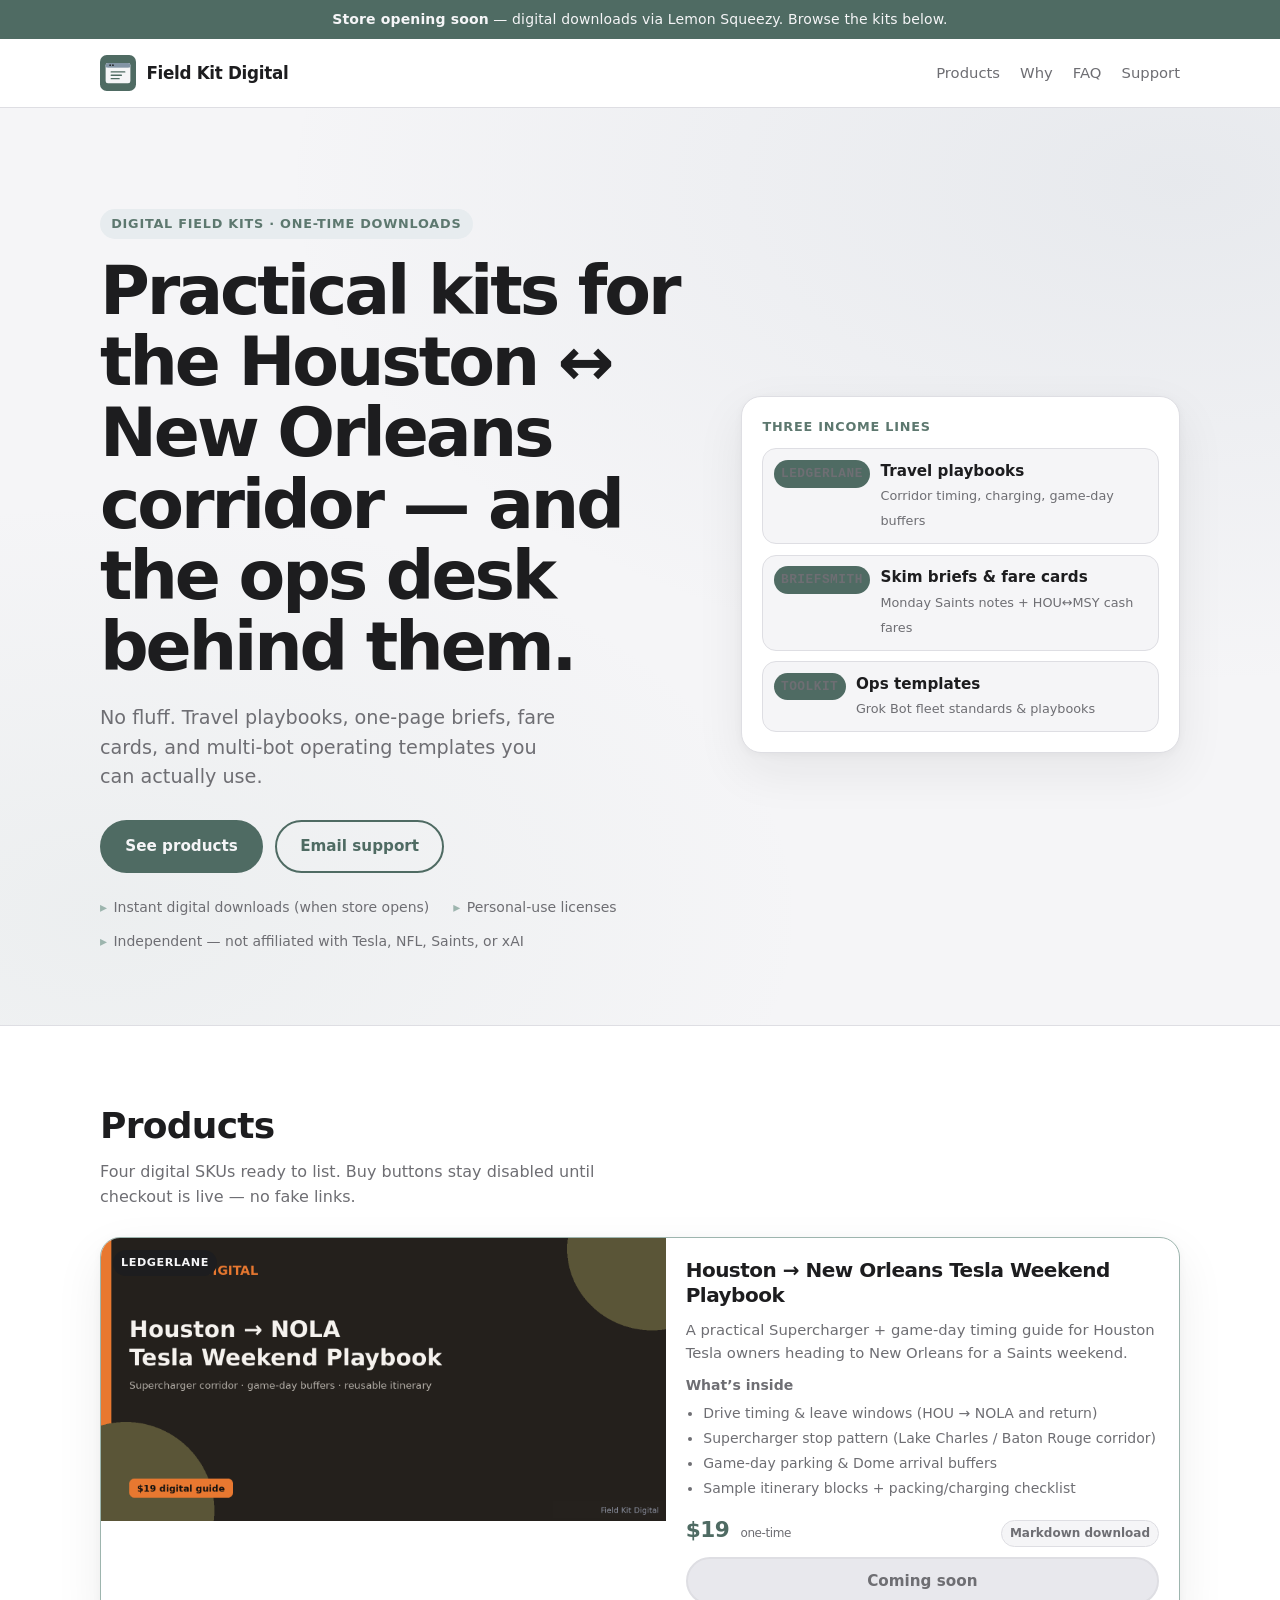
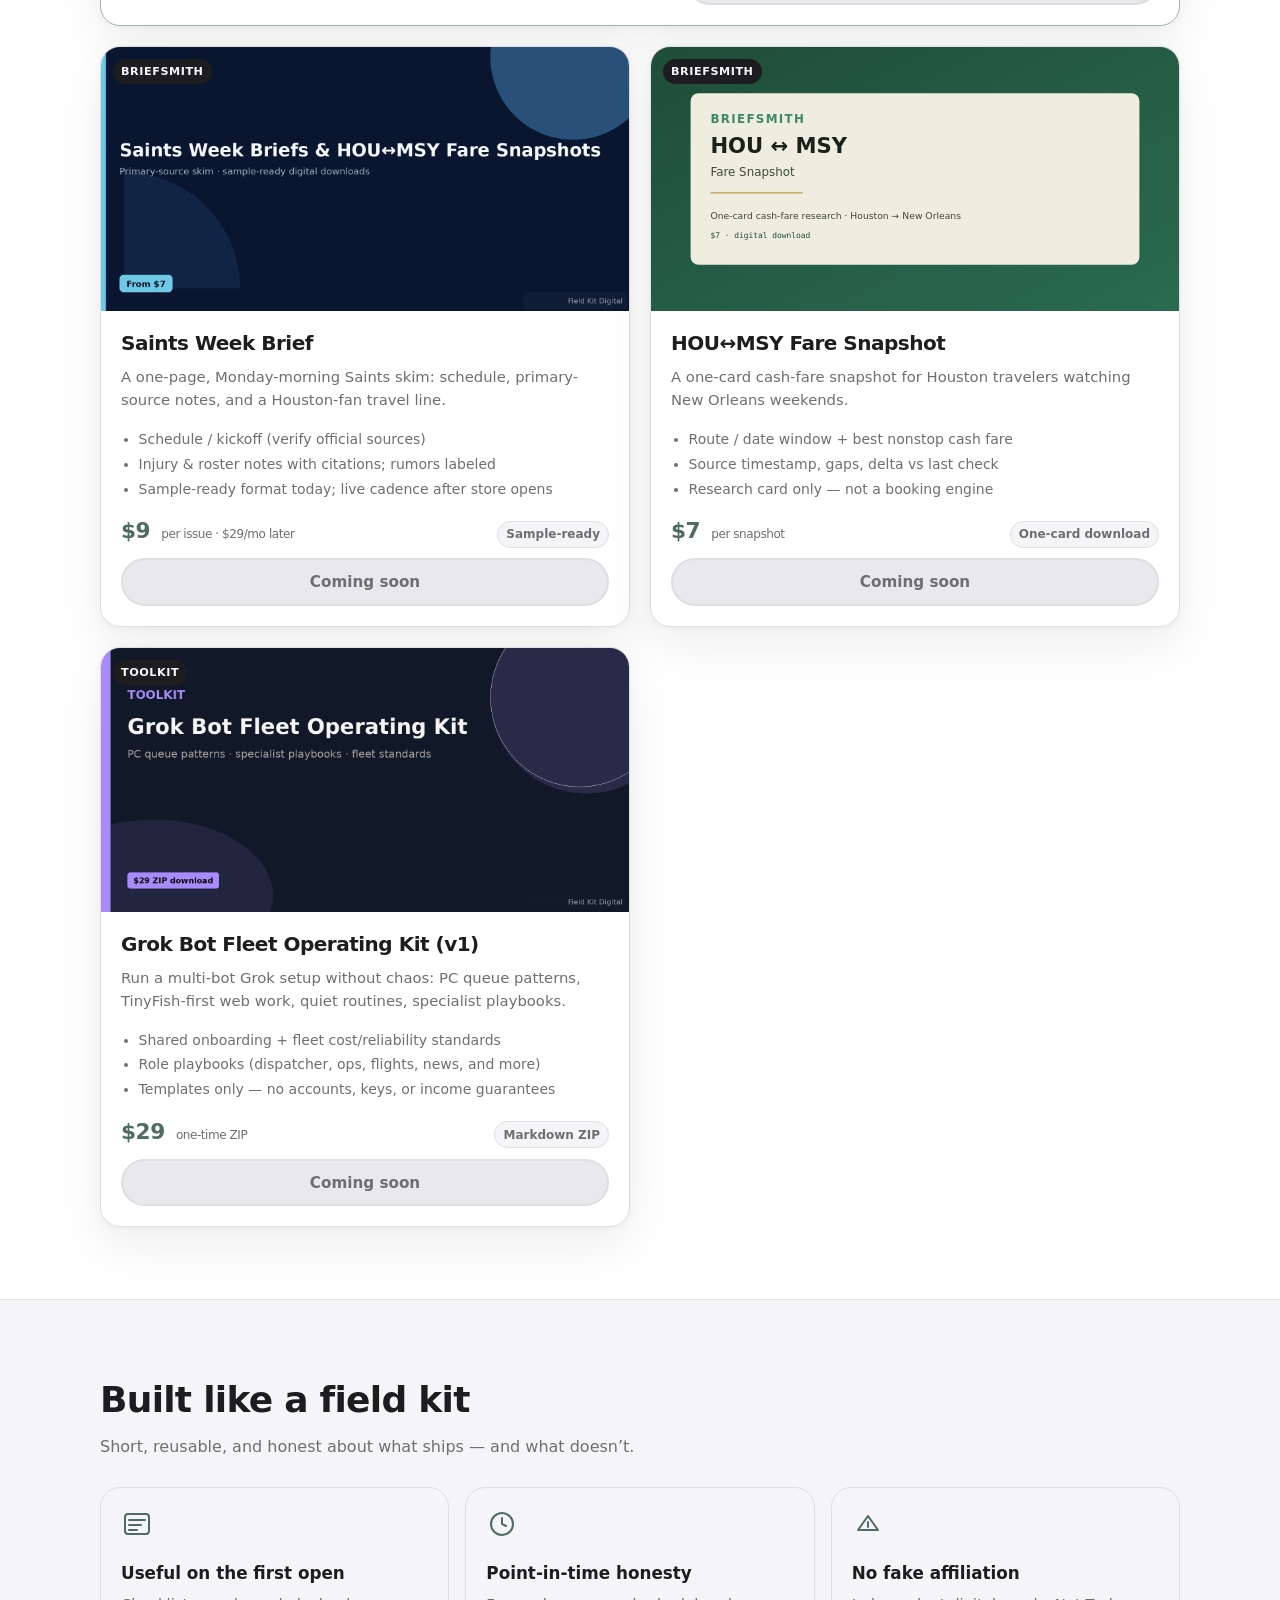
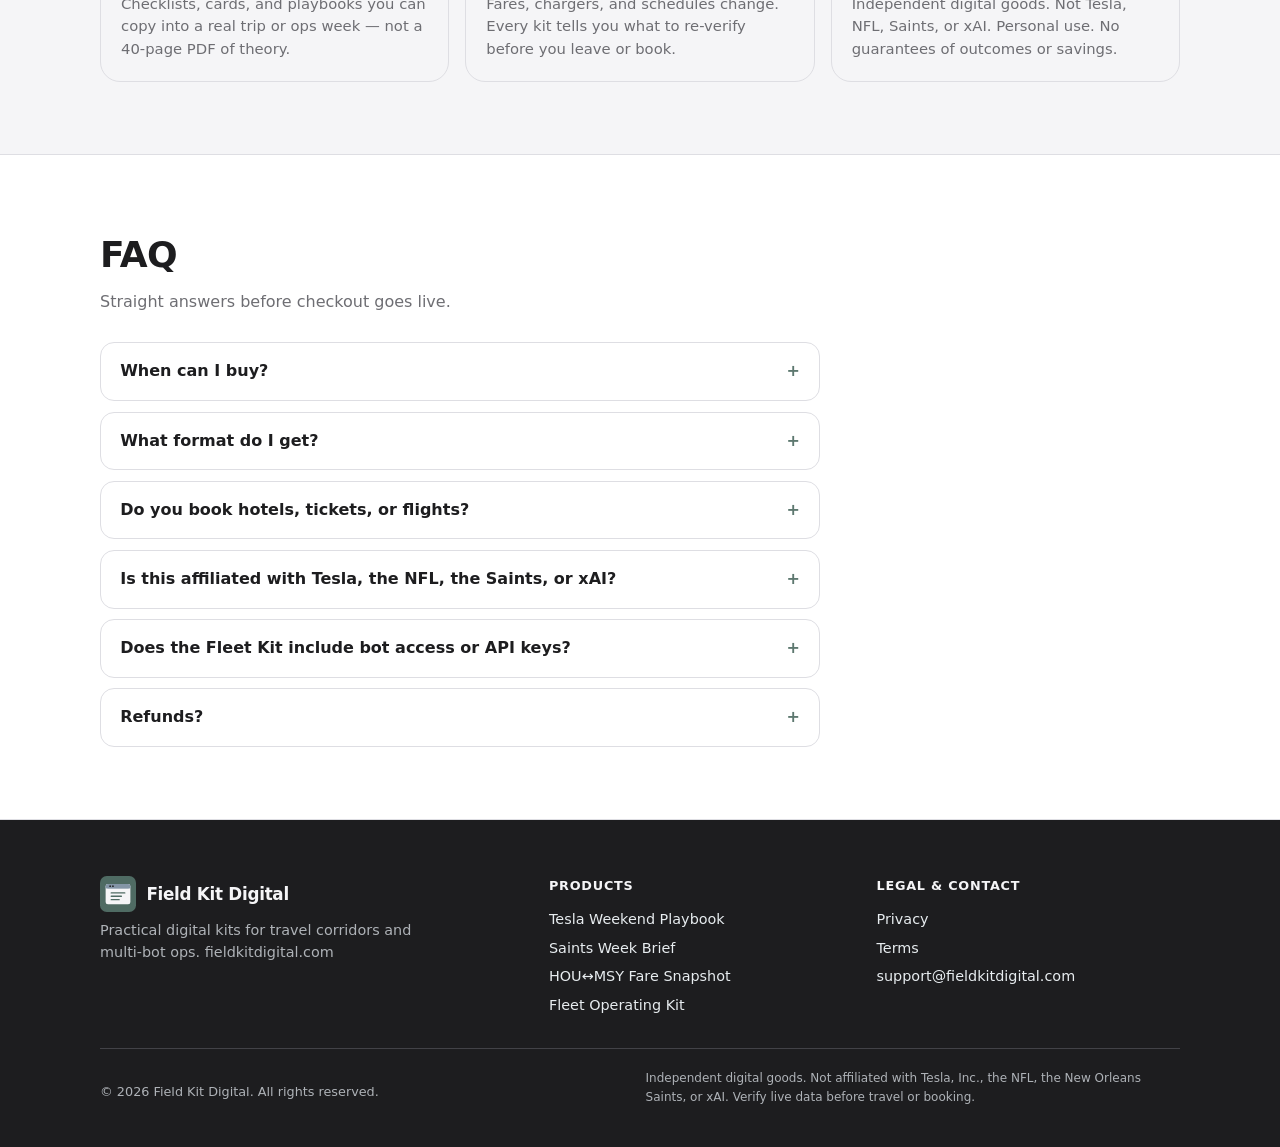
<file: index.html>
<!DOCTYPE html>
<html lang="en">
<head>
  <meta charset="utf-8">
  <meta name="viewport" content="width=device-width, initial-scale=1">
  <title>Field Kit Digital — Practical digital kits for travel &amp; ops</title>
  <meta name="description" content="Field Kit Digital sells practical digital downloads: Tesla weekend playbooks, Saints briefs, fare snapshots, and Grok Bot fleet operating kits. Store opening soon.">
  <meta name="theme-color" content="#4f6b63">
  <link rel="canonical" href="https://fieldkitdigital.com/">
  <link rel="icon" href="./assets/favicon.svg" type="image/svg+xml">
  <meta property="og:title" content="Field Kit Digital">
  <meta property="og:description" content="Practical digital kits for travel corridors and multi-bot ops. Store opening soon.">
  <meta property="og:url" content="https://fieldkitdigital.com/">
  <meta property="og:type" content="website">
  <meta property="og:image" content="https://fieldkitdigital.com/assets/covers/ledgerlane-tesla-playbook.png">
  <link rel="preconnect" href="https://fonts.googleapis.com">
  <link rel="preconnect" href="https://fonts.gstatic.com" crossorigin>
  <link href="https://fonts.googleapis.com/css2?family=Inter:wght@400;500;600;700&display=swap" rel="stylesheet">
  <link rel="stylesheet" href="./assets/css/styles.css">
</head>
<body>
  <a class="skip-link" href="#main">Skip to content</a>

  <div class="banner" role="status">
    <strong>Store opening soon</strong> — digital downloads via Lemon Squeezy. Browse the kits below.
  </div>

  <header class="site-header">
    <div class="wrap nav">
      <a class="logo" href="./">
        <img class="logo-mark" src="./assets/favicon.svg" alt="" width="36" height="36">
        <span>Field Kit Digital</span>
      </a>
      <nav aria-label="Primary">
        <ul class="nav-links">
          <li><a href="#products">Products</a></li>
          <li><a href="#why">Why</a></li>
          <li><a href="#faq">FAQ</a></li>
          <li><a href="mailto:support@fieldkitdigital.com">Support</a></li>
        </ul>
      </nav>
    </div>
  </header>

  <main id="main">
    <section class="hero">
      <div class="wrap hero-grid">
        <div>
          <p class="eyebrow">Digital field kits · one-time downloads</p>
          <h1>Practical kits for the Houston ↔ New Orleans corridor — and the ops desk behind them.</h1>
          <p class="hero-lead">
            No fluff. Travel playbooks, one-page briefs, fare cards, and multi-bot operating templates you can actually use.
          </p>
          <div class="hero-actions">
            <a class="btn btn-primary" href="#products">See products</a>
            <a class="btn btn-ghost" href="mailto:support@fieldkitdigital.com">Email support</a>
          </div>
          <ul class="hero-meta">
            <li>Instant digital downloads (when store opens)</li>
            <li>Personal-use licenses</li>
            <li>Independent — not affiliated with Tesla, NFL, Saints, or xAI</li>
          </ul>
        </div>
        <aside class="hero-card" aria-label="Product lines">
          <h2>Three income lines</h2>
          <ul class="kit-lines">
            <li>
              <span class="kit-badge">Ledgerlane</span>
              <div>
                <strong>Travel playbooks</strong>
                <span>Corridor timing, charging, game-day buffers</span>
              </div>
            </li>
            <li>
              <span class="kit-badge">Briefsmith</span>
              <div>
                <strong>Skim briefs &amp; fare cards</strong>
                <span>Monday Saints notes + HOU↔MSY cash fares</span>
              </div>
            </li>
            <li>
              <span class="kit-badge">Toolkit</span>
              <div>
                <strong>Ops templates</strong>
                <span>Grok Bot fleet standards &amp; playbooks</span>
              </div>
            </li>
          </ul>
        </aside>
      </div>
    </section>

    <section id="products" class="alt-bg">
      <div class="wrap">
        <div class="section-head">
          <h2>Products</h2>
          <p>Four digital SKUs ready to list. Buy buttons stay disabled until checkout is live — no fake links.</p>
        </div>

        <div class="product-grid">
          <!-- 1. Tesla Playbook -->
          <article class="product-card featured" id="tesla-playbook">
            <div class="cover-wrap">
              <span class="line-tag">Ledgerlane</span>
              <img src="./assets/covers/ledgerlane-tesla-playbook.png" alt="Cover: Houston to New Orleans Tesla Weekend Playbook" width="1600" height="800" loading="eager">
            </div>
            <div class="product-body">
              <h3>Houston → New Orleans Tesla Weekend Playbook</h3>
              <p class="product-tagline">A practical Supercharger + game-day timing guide for Houston Tesla owners heading to New Orleans for a Saints weekend.</p>
              <div class="product-detail">
                <strong>What’s inside</strong>
                <ul>
                  <li>Drive timing &amp; leave windows (HOU → NOLA and return)</li>
                  <li>Supercharger stop pattern (Lake Charles / Baton Rouge corridor)</li>
                  <li>Game-day parking &amp; Dome arrival buffers</li>
                  <li>Sample itinerary blocks + packing/charging checklist</li>
                </ul>
              </div>
              <div class="product-meta">
                <span class="price">$19 <small>one-time</small></span>
                <span class="format-chip">Markdown download</span>
              </div>
              <button type="button" class="btn btn-soon" disabled aria-disabled="true">Coming soon</button>
            </div>
          </article>

          <!-- 2. Saints Week Brief -->
          <article class="product-card" id="saints-brief">
            <div class="cover-wrap">
              <span class="line-tag">Briefsmith</span>
              <img src="./assets/covers/briefsmith-cover.png" alt="Cover: Saints Week Brief" width="1600" height="800" loading="lazy">
            </div>
            <div class="product-body">
              <h3>Saints Week Brief</h3>
              <p class="product-tagline">A one-page, Monday-morning Saints skim: schedule, primary-source notes, and a Houston-fan travel line.</p>
              <div class="product-detail">
                <ul>
                  <li>Schedule / kickoff (verify official sources)</li>
                  <li>Injury &amp; roster notes with citations; rumors labeled</li>
                  <li>Sample-ready format today; live cadence after store opens</li>
                </ul>
              </div>
              <div class="product-meta">
                <span class="price">$9 <small>per issue · $29/mo later</small></span>
                <span class="format-chip">Sample-ready</span>
              </div>
              <button type="button" class="btn btn-soon" disabled aria-disabled="true">Coming soon</button>
            </div>
          </article>

          <!-- 3. Fare Snapshot -->
          <article class="product-card" id="fare-snapshot">
            <div class="cover-wrap">
              <span class="line-tag">Briefsmith</span>
              <img src="./assets/covers/fare-snapshot.svg" alt="Cover: HOU to MSY Fare Snapshot" width="1600" height="800" loading="lazy">
            </div>
            <div class="product-body">
              <h3>HOU↔MSY Fare Snapshot</h3>
              <p class="product-tagline">A one-card cash-fare snapshot for Houston travelers watching New Orleans weekends.</p>
              <div class="product-detail">
                <ul>
                  <li>Route / date window + best nonstop cash fare</li>
                  <li>Source timestamp, gaps, delta vs last check</li>
                  <li>Research card only — not a booking engine</li>
                </ul>
              </div>
              <div class="product-meta">
                <span class="price">$7 <small>per snapshot</small></span>
                <span class="format-chip">One-card download</span>
              </div>
              <button type="button" class="btn btn-soon" disabled aria-disabled="true">Coming soon</button>
            </div>
          </article>

          <!-- 4. Fleet Kit -->
          <article class="product-card" id="fleet-kit">
            <div class="cover-wrap">
              <span class="line-tag">Toolkit</span>
              <img src="./assets/covers/toolkit-fleet-kit.png" alt="Cover: Grok Bot Fleet Operating Kit" width="1600" height="800" loading="lazy">
            </div>
            <div class="product-body">
              <h3>Grok Bot Fleet Operating Kit (v1)</h3>
              <p class="product-tagline">Run a multi-bot Grok setup without chaos: PC queue patterns, TinyFish-first web work, quiet routines, specialist playbooks.</p>
              <div class="product-detail">
                <ul>
                  <li>Shared onboarding + fleet cost/reliability standards</li>
                  <li>Role playbooks (dispatcher, ops, flights, news, and more)</li>
                  <li>Templates only — no accounts, keys, or income guarantees</li>
                </ul>
              </div>
              <div class="product-meta">
                <span class="price">$29 <small>one-time ZIP</small></span>
                <span class="format-chip">Markdown ZIP</span>
              </div>
              <button type="button" class="btn btn-soon" disabled aria-disabled="true">Coming soon</button>
            </div>
          </article>
        </div>
      </div>
    </section>

    <section id="why">
      <div class="wrap">
        <div class="section-head">
          <h2>Built like a field kit</h2>
          <p>Short, reusable, and honest about what ships — and what doesn’t.</p>
        </div>
        <div class="values">
          <article class="value-card">
            <svg class="value-icon" viewBox="0 0 32 32" fill="none" aria-hidden="true"><rect x="4" y="6" width="24" height="20" rx="3" stroke="currentColor" stroke-width="2"/><path d="M8 12h16M8 17h12M8 22h8" stroke="currentColor" stroke-width="2" stroke-linecap="round"/></svg>
            <h3>Useful on the first open</h3>
            <p>Checklists, cards, and playbooks you can copy into a real trip or ops week — not a 40-page PDF of theory.</p>
          </article>
          <article class="value-card">
            <svg class="value-icon" viewBox="0 0 32 32" fill="none" aria-hidden="true"><circle cx="16" cy="16" r="11" stroke="currentColor" stroke-width="2"/><path d="M16 10v6l4 2" stroke="currentColor" stroke-width="2" stroke-linecap="round"/></svg>
            <h3>Point-in-time honesty</h3>
            <p>Fares, chargers, and schedules change. Every kit tells you what to re-verify before you leave or book.</p>
          </article>
          <article class="value-card">
            <svg class="value-icon" viewBox="0 0 32 32" fill="none" aria-hidden="true"><path d="M6 22l10-14 10 14H6z" stroke="currentColor" stroke-width="2" stroke-linejoin="round"/><path d="M16 14v5M16 22h.01" stroke="currentColor" stroke-width="2" stroke-linecap="round"/></svg>
            <h3>No fake affiliation</h3>
            <p>Independent digital goods. Not Tesla, NFL, Saints, or xAI. Personal use. No guarantees of outcomes or savings.</p>
          </article>
        </div>
      </div>
    </section>

    <section id="faq" class="alt-bg">
      <div class="wrap">
        <div class="section-head">
          <h2>FAQ</h2>
          <p>Straight answers before checkout goes live.</p>
        </div>
        <div class="faq-list">
          <details class="faq">
            <summary>When can I buy?</summary>
            <p>The store opens after Lemon Squeezy checkout is approved and linked. Until then, every Buy control reads <strong>Coming soon</strong> — no placeholder checkout URLs.</p>
          </details>
          <details class="faq">
            <summary>What format do I get?</summary>
            <p>Digital downloads: Markdown guides, one-page brief samples, fare cards, or a ZIP of Markdown templates (Fleet Kit). Open in any editor; export to PDF yourself if you want.</p>
          </details>
          <details class="faq">
            <summary>Do you book hotels, tickets, or flights?</summary>
            <p>No. These are planning and research kits only. Always confirm live Superchargers, game times, and airline fares before you commit.</p>
          </details>
          <details class="faq">
            <summary>Is this affiliated with Tesla, the NFL, the Saints, or xAI?</summary>
            <p>No. Field Kit Digital is an independent seller of digital templates and guides. No official partnership or trademark use beyond nominative product description.</p>
          </details>
          <details class="faq">
            <summary>Does the Fleet Kit include bot access or API keys?</summary>
            <p>No. It is an anonymized operating-template pack for people already running Grok Bots. No credentials, connectors, or income promises.</p>
          </details>
          <details class="faq">
            <summary>Refunds?</summary>
            <p>Digital goods are sold as-is for personal use. Refund policy will follow the Lemon Squeezy store settings once live. Questions: <a href="mailto:support@fieldkitdigital.com">support@fieldkitdigital.com</a>.</p>
          </details>
        </div>
      </div>
    </section>
  </main>

  <footer class="site-footer">
    <div class="wrap">
      <div class="footer-grid">
        <div>
          <a class="logo" href="./">
            <img class="logo-mark" src="./assets/favicon.svg" alt="" width="36" height="36">
            <span>Field Kit Digital</span>
          </a>
          <p class="footer-blurb">Practical digital kits for travel corridors and multi-bot ops. fieldkitdigital.com</p>
        </div>
        <div>
          <h3>Products</h3>
          <ul class="footer-links">
            <li><a href="#tesla-playbook">Tesla Weekend Playbook</a></li>
            <li><a href="#saints-brief">Saints Week Brief</a></li>
            <li><a href="#fare-snapshot">HOU↔MSY Fare Snapshot</a></li>
            <li><a href="#fleet-kit">Fleet Operating Kit</a></li>
          </ul>
        </div>
        <div>
          <h3>Legal &amp; contact</h3>
          <ul class="footer-links">
            <li><a href="./privacy.html">Privacy</a></li>
            <li><a href="./terms.html">Terms</a></li>
            <li><a href="mailto:support@fieldkitdigital.com">support@fieldkitdigital.com</a></li>
          </ul>
        </div>
      </div>
      <div class="footer-bottom">
        <p>© 2026 Field Kit Digital. All rights reserved.</p>
        <p class="disclaimer">Independent digital goods. Not affiliated with Tesla, Inc., the NFL, the New Orleans Saints, or xAI. Verify live data before travel or booking.</p>
      </div>
    </div>
  </footer>
</body>
</html>
</file>
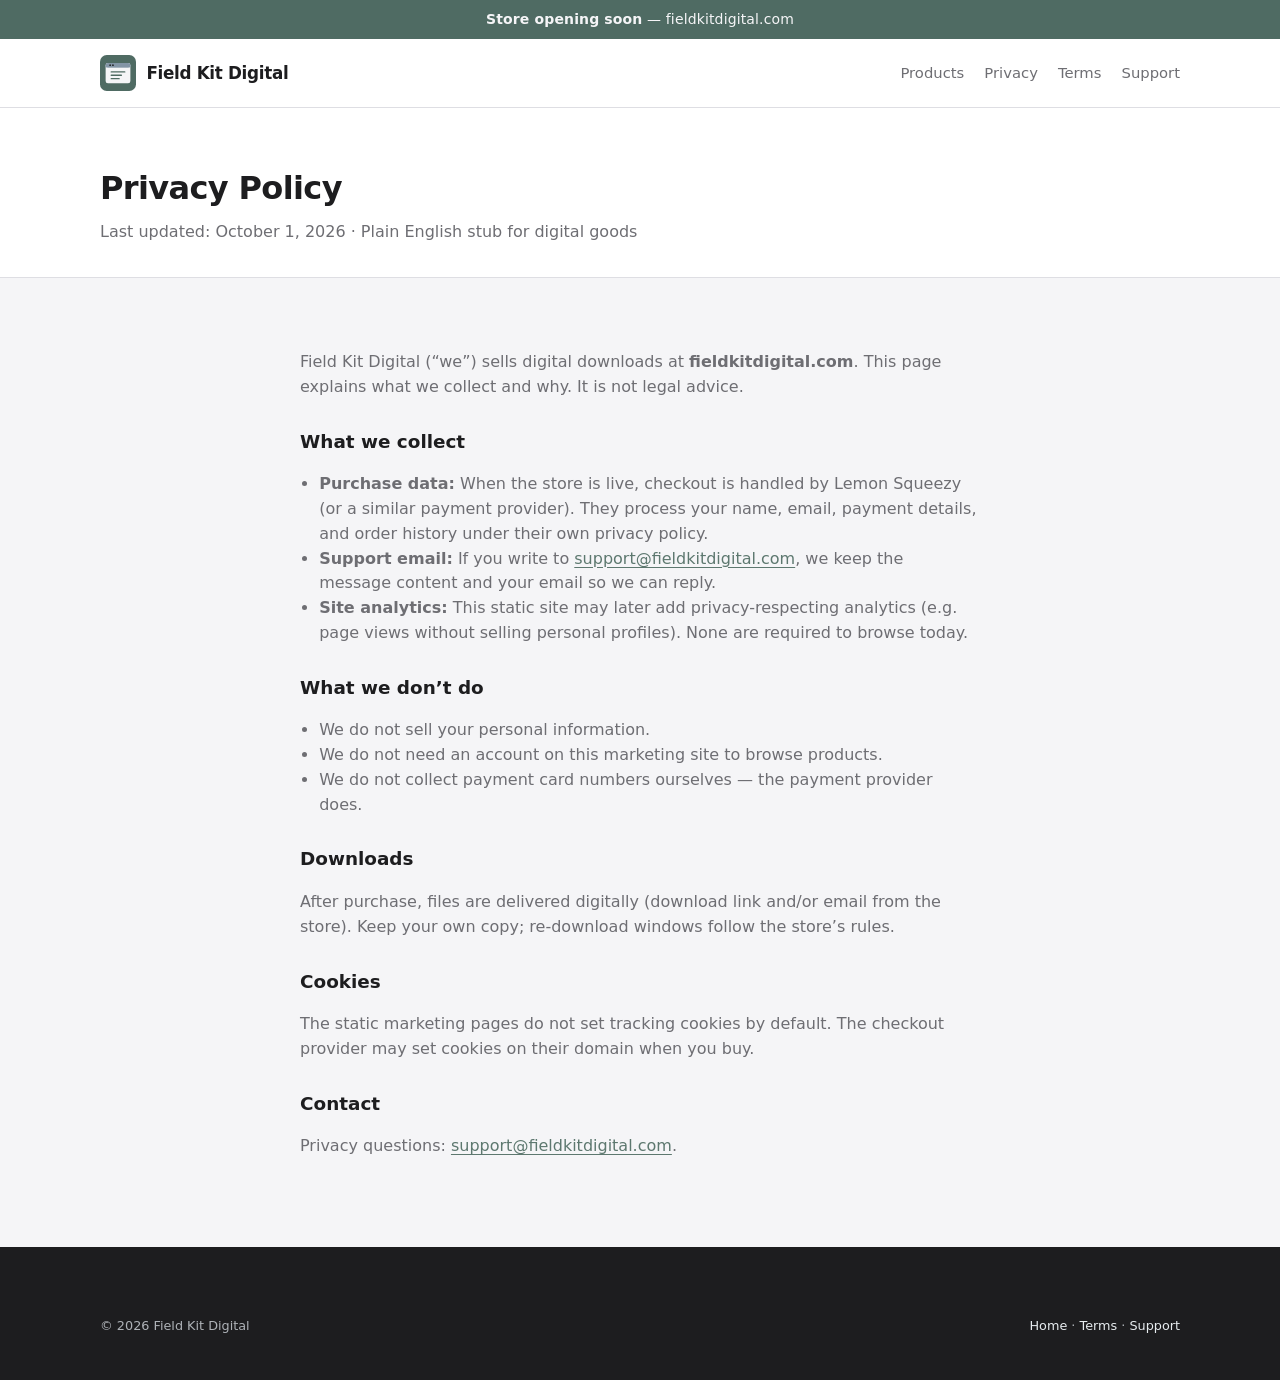
<file: privacy.html>
<!DOCTYPE html>
<html lang="en">
<head>
  <meta charset="utf-8">
  <meta name="viewport" content="width=device-width, initial-scale=1">
  <title>Privacy Policy — Field Kit Digital</title>
  <meta name="description" content="Plain-English privacy policy for Field Kit Digital digital goods.">
  <meta name="theme-color" content="#4f6b63">
  <link rel="canonical" href="https://fieldkitdigital.com/privacy.html">
  <link rel="icon" href="./assets/favicon.svg" type="image/svg+xml">
  <link rel="preconnect" href="https://fonts.googleapis.com">
  <link rel="preconnect" href="https://fonts.gstatic.com" crossorigin>
  <link href="https://fonts.googleapis.com/css2?family=Inter:wght@400;500;600;700&display=swap" rel="stylesheet">
  <link rel="stylesheet" href="./assets/css/styles.css">
</head>
<body>
  <a class="skip-link" href="#main">Skip to content</a>
  <div class="banner" role="status"><strong>Store opening soon</strong> — fieldkitdigital.com</div>
  <header class="site-header">
    <div class="wrap nav">
      <a class="logo" href="./">
        <img class="logo-mark" src="./assets/favicon.svg" alt="" width="36" height="36">
        <span>Field Kit Digital</span>
      </a>
      <nav aria-label="Primary">
        <ul class="nav-links">
          <li><a href="./#products">Products</a></li>
          <li><a href="./privacy.html">Privacy</a></li>
          <li><a href="./terms.html">Terms</a></li>
          <li><a href="mailto:support@fieldkitdigital.com">Support</a></li>
        </ul>
      </nav>
    </div>
  </header>
  <main id="main">
    <div class="page-hero">
      <div class="wrap">
        <h1>Privacy Policy</h1>
        <p>Last updated: October 1, 2026 · Plain English stub for digital goods</p>
      </div>
    </div>
    <div class="wrap prose">
      <p>Field Kit Digital (“we”) sells digital downloads at <strong>fieldkitdigital.com</strong>. This page explains what we collect and why. It is not legal advice.</p>

      <h2>What we collect</h2>
      <ul>
        <li><strong>Purchase data:</strong> When the store is live, checkout is handled by Lemon Squeezy (or a similar payment provider). They process your name, email, payment details, and order history under their own privacy policy.</li>
        <li><strong>Support email:</strong> If you write to <a href="mailto:support@fieldkitdigital.com">support@fieldkitdigital.com</a>, we keep the message content and your email so we can reply.</li>
        <li><strong>Site analytics:</strong> This static site may later add privacy-respecting analytics (e.g. page views without selling personal profiles). None are required to browse today.</li>
      </ul>

      <h2>What we don’t do</h2>
      <ul>
        <li>We do not sell your personal information.</li>
        <li>We do not need an account on this marketing site to browse products.</li>
        <li>We do not collect payment card numbers ourselves — the payment provider does.</li>
      </ul>

      <h2>Downloads</h2>
      <p>After purchase, files are delivered digitally (download link and/or email from the store). Keep your own copy; re-download windows follow the store’s rules.</p>

      <h2>Cookies</h2>
      <p>The static marketing pages do not set tracking cookies by default. The checkout provider may set cookies on their domain when you buy.</p>

      <h2>Contact</h2>
      <p>Privacy questions: <a href="mailto:support@fieldkitdigital.com">support@fieldkitdigital.com</a>.</p>
    </div>
  </main>
  <footer class="site-footer">
    <div class="wrap footer-bottom" style="border:0;padding-top:0">
      <p>© 2026 Field Kit Digital</p>
      <p><a href="./">Home</a> · <a href="./terms.html">Terms</a> · <a href="mailto:support@fieldkitdigital.com">Support</a></p>
    </div>
  </footer>
</body>
</html>
</file>
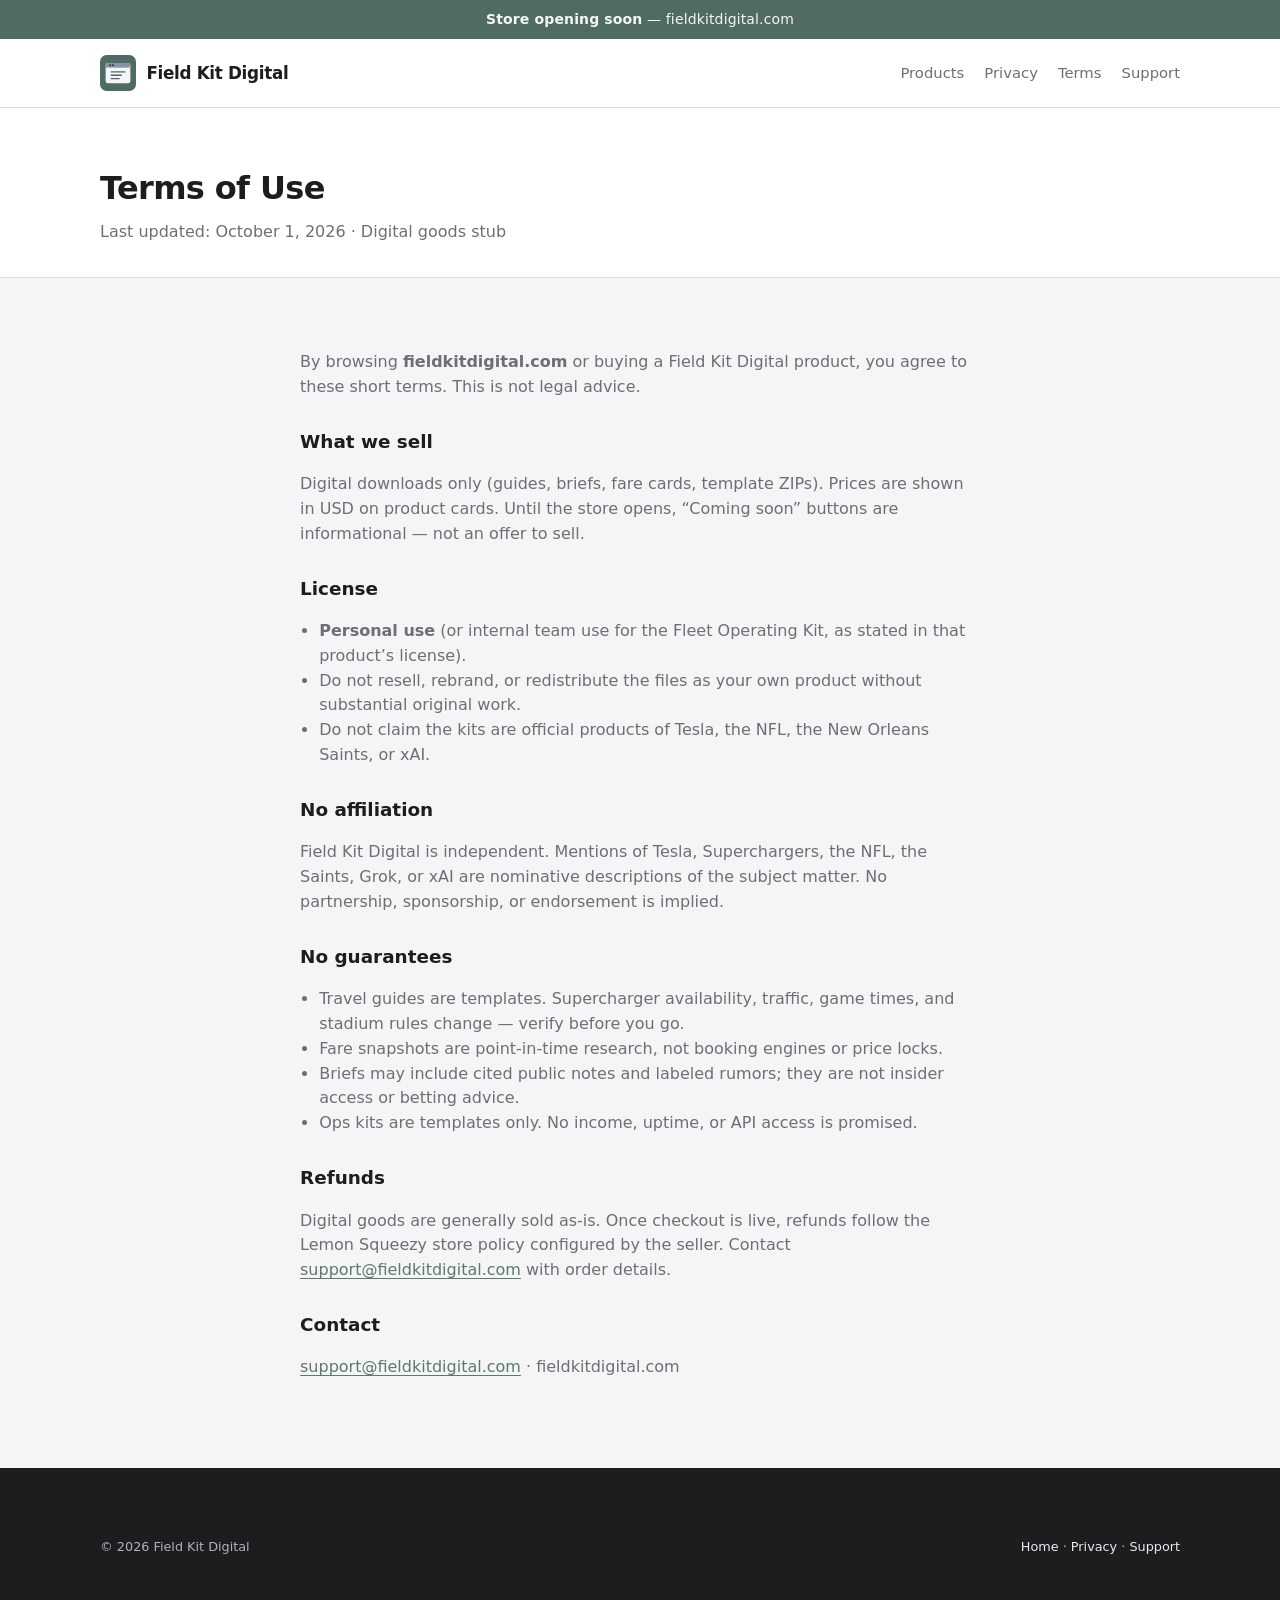
<file: terms.html>
<!DOCTYPE html>
<html lang="en">
<head>
  <meta charset="utf-8">
  <meta name="viewport" content="width=device-width, initial-scale=1">
  <title>Terms of Use — Field Kit Digital</title>
  <meta name="description" content="Terms for Field Kit Digital digital downloads — personal use, no affiliation, no guarantees.">
  <meta name="theme-color" content="#4f6b63">
  <link rel="canonical" href="https://fieldkitdigital.com/terms.html">
  <link rel="icon" href="./assets/favicon.svg" type="image/svg+xml">
  <link rel="preconnect" href="https://fonts.googleapis.com">
  <link rel="preconnect" href="https://fonts.gstatic.com" crossorigin>
  <link href="https://fonts.googleapis.com/css2?family=Inter:wght@400;500;600;700&display=swap" rel="stylesheet">
  <link rel="stylesheet" href="./assets/css/styles.css">
</head>
<body>
  <a class="skip-link" href="#main">Skip to content</a>
  <div class="banner" role="status"><strong>Store opening soon</strong> — fieldkitdigital.com</div>
  <header class="site-header">
    <div class="wrap nav">
      <a class="logo" href="./">
        <img class="logo-mark" src="./assets/favicon.svg" alt="" width="36" height="36">
        <span>Field Kit Digital</span>
      </a>
      <nav aria-label="Primary">
        <ul class="nav-links">
          <li><a href="./#products">Products</a></li>
          <li><a href="./privacy.html">Privacy</a></li>
          <li><a href="./terms.html">Terms</a></li>
          <li><a href="mailto:support@fieldkitdigital.com">Support</a></li>
        </ul>
      </nav>
    </div>
  </header>
  <main id="main">
    <div class="page-hero">
      <div class="wrap">
        <h1>Terms of Use</h1>
        <p>Last updated: October 1, 2026 · Digital goods stub</p>
      </div>
    </div>
    <div class="wrap prose">
      <p>By browsing <strong>fieldkitdigital.com</strong> or buying a Field Kit Digital product, you agree to these short terms. This is not legal advice.</p>

      <h2>What we sell</h2>
      <p>Digital downloads only (guides, briefs, fare cards, template ZIPs). Prices are shown in USD on product cards. Until the store opens, “Coming soon” buttons are informational — not an offer to sell.</p>

      <h2>License</h2>
      <ul>
        <li><strong>Personal use</strong> (or internal team use for the Fleet Operating Kit, as stated in that product’s license).</li>
        <li>Do not resell, rebrand, or redistribute the files as your own product without substantial original work.</li>
        <li>Do not claim the kits are official products of Tesla, the NFL, the New Orleans Saints, or xAI.</li>
      </ul>

      <h2>No affiliation</h2>
      <p>Field Kit Digital is independent. Mentions of Tesla, Superchargers, the NFL, the Saints, Grok, or xAI are nominative descriptions of the subject matter. No partnership, sponsorship, or endorsement is implied.</p>

      <h2>No guarantees</h2>
      <ul>
        <li>Travel guides are templates. Supercharger availability, traffic, game times, and stadium rules change — verify before you go.</li>
        <li>Fare snapshots are point-in-time research, not booking engines or price locks.</li>
        <li>Briefs may include cited public notes and labeled rumors; they are not insider access or betting advice.</li>
        <li>Ops kits are templates only. No income, uptime, or API access is promised.</li>
      </ul>

      <h2>Refunds</h2>
      <p>Digital goods are generally sold as-is. Once checkout is live, refunds follow the Lemon Squeezy store policy configured by the seller. Contact <a href="mailto:support@fieldkitdigital.com">support@fieldkitdigital.com</a> with order details.</p>

      <h2>Contact</h2>
      <p><a href="mailto:support@fieldkitdigital.com">support@fieldkitdigital.com</a> · fieldkitdigital.com</p>
    </div>
  </main>
  <footer class="site-footer">
    <div class="wrap footer-bottom" style="border:0;padding-top:0">
      <p>© 2026 Field Kit Digital</p>
      <p><a href="./">Home</a> · <a href="./privacy.html">Privacy</a> · <a href="mailto:support@fieldkitdigital.com">Support</a></p>
    </div>
  </footer>
</body>
</html>
</file>
<file: assets/css/styles.css>
/* Field Kit Digital — calm, Apple-esque marketing aesthetic */
:root {
  --ink: #1d1d1f;
  --ink-muted: #6e6e73;
  --cream: #f5f5f7;
  --cream-deep: #e8e8ed;
  --paper: #ffffff;
  --green: #4f6b63;
  --green-mid: #5d786f;
  --green-soft: #9db5ae;
  --accent: #8395a6;
  --accent-soft: #e7ecef;
  --border: #dedee3;
  --danger-soft: #8b6b64;
  --footer-muted: #aeb2b7;
  --footer-border: #424247;
  --radius: 20px;
  --shadow: 0 18px 50px rgba(29, 29, 31, 0.07), 0 2px 8px rgba(29, 29, 31, 0.04);
  --font: -apple-system, BlinkMacSystemFont, "SF Pro Text", "Segoe UI", system-ui, sans-serif;
  --mono: ui-monospace, "SF Mono", Menlo, Consolas, monospace;
  --max: 1080px;
}

*, *::before, *::after { box-sizing: border-box; }
html { scroll-behavior: smooth; }
body {
  margin: 0;
  font-family: var(--font);
  color: var(--ink);
  background: var(--cream);
  line-height: 1.55;
  -webkit-font-smoothing: antialiased;
}
img { max-width: 100%; height: auto; display: block; }
a { color: var(--green-mid); text-decoration-thickness: 1px; text-underline-offset: 3px; }
a:hover { color: var(--green); }
a:focus-visible, button:focus-visible {
  outline: 2px solid var(--green-soft);
  outline-offset: 3px;
}

.skip-link {
  position: absolute;
  left: -9999px;
  top: 0;
  background: var(--green);
  color: var(--cream);
  padding: 0.5rem 1rem;
  z-index: 100;
}
.skip-link:focus { left: 0.5rem; top: 0.5rem; }

.banner {
  background: var(--green);
  color: var(--cream);
  text-align: center;
  padding: 0.55rem 1rem;
  font-size: 0.875rem;
  font-weight: 500;
  letter-spacing: 0.01em;
}
.banner strong { font-weight: 700; }

.wrap {
  width: min(100% - 2rem, var(--max));
  margin-inline: auto;
}

/* Header */
.site-header {
  background: var(--paper);
  border-bottom: 1px solid var(--border);
  position: sticky;
  top: 0;
  z-index: 50;
}
.nav {
  display: flex;
  align-items: center;
  justify-content: space-between;
  gap: 1rem;
  padding: 1rem 0;
}
.logo {
  display: flex;
  align-items: center;
  gap: 0.65rem;
  text-decoration: none;
  color: var(--ink);
  font-weight: 700;
  letter-spacing: -0.02em;
}
.logo-mark {
  width: 36px;
  height: 36px;
  flex-shrink: 0;
}
.logo span { font-size: 1.05rem; }
.nav-links {
  display: flex;
  flex-wrap: wrap;
  gap: 0.25rem 1.25rem;
  list-style: none;
  margin: 0;
  padding: 0;
  font-size: 0.925rem;
}
.nav-links a {
  color: var(--ink-muted);
  text-decoration: none;
  font-weight: 500;
}
.nav-links a:hover { color: var(--green); }

/* Hero */
.hero {
  padding: 5.5rem 0 4.5rem;
  background:
    radial-gradient(ellipse 70% 55% at 92% 8%, rgba(131, 149, 166, 0.12), transparent),
    radial-gradient(ellipse 55% 45% at 8% 88%, rgba(157, 181, 174, 0.1), transparent),
    var(--cream);
}
.hero-grid {
  display: grid;
  gap: 2rem;
  align-items: center;
}
@media (min-width: 800px) {
  .hero-grid { grid-template-columns: 1.15fr 0.85fr; gap: 3rem; }
}
.eyebrow {
  display: inline-flex;
  align-items: center;
  gap: 0.4rem;
  font-size: 0.8rem;
  font-weight: 600;
  text-transform: uppercase;
  letter-spacing: 0.06em;
  color: var(--green-mid);
  background: var(--accent-soft);
  padding: 0.3rem 0.7rem;
  border-radius: 999px;
  margin-bottom: 1rem;
}
.hero h1 {
  font-size: clamp(2.5rem, 6vw, 4.25rem);
  line-height: 1.05;
  letter-spacing: -0.045em;
  margin: 0 0 1.25rem;
  color: var(--ink);
  font-weight: 700;
}
.hero-lead {
  font-size: 1.2rem;
  color: var(--ink-muted);
  max-width: 38ch;
  margin: 0 0 1.75rem;
}
.hero-actions {
  display: flex;
  flex-wrap: wrap;
  gap: 0.75rem;
  margin-bottom: 1.5rem;
}
.hero-meta {
  display: flex;
  flex-wrap: wrap;
  gap: 0.75rem 1.5rem;
  font-size: 0.875rem;
  color: var(--ink-muted);
  margin: 0;
  padding: 0;
  list-style: none;
}
.hero-meta li::before {
  content: "▸";
  color: var(--green-soft);
  margin-right: 0.4rem;
  font-weight: 700;
}
.hero-card {
  background: var(--paper);
  border: 1px solid var(--border);
  border-radius: var(--radius);
  padding: 1.25rem;
  box-shadow: var(--shadow);
}
.hero-card h2 {
  font-size: 0.8rem;
  text-transform: uppercase;
  letter-spacing: 0.06em;
  color: var(--green-mid);
  margin: 0 0 0.75rem;
}
.kit-lines {
  list-style: none;
  margin: 0;
  padding: 0;
  display: grid;
  gap: 0.65rem;
}
.kit-lines li {
  display: grid;
  grid-template-columns: auto 1fr;
  gap: 0.65rem;
  align-items: start;
  padding: 0.65rem;
  background: var(--cream);
  border-radius: 14px;
  border: 1px solid var(--border);
}
.kit-badge {
  font-family: var(--mono);
  font-size: 0.7rem;
  font-weight: 700;
  text-transform: uppercase;
  letter-spacing: 0.04em;
  color: var(--cream);
  background: var(--green);
  padding: 0.25rem 0.45rem;
  border-radius: 999px;
  white-space: nowrap;
}
.kit-lines strong { display: block; font-size: 0.95rem; }
.kit-lines span { font-size: 0.8rem; color: var(--ink-muted); }

/* Buttons */
.btn {
  display: inline-flex;
  align-items: center;
  justify-content: center;
  gap: 0.4rem;
  padding: 0.8rem 1.45rem;
  border-radius: 999px;
  font-weight: 600;
  font-size: 0.95rem;
  text-decoration: none;
  border: 2px solid transparent;
  cursor: pointer;
  font-family: inherit;
  transition: background 0.15s, color 0.15s, border-color 0.15s;
}
.btn-primary {
  background: var(--green);
  color: var(--cream);
}
.btn-primary:hover { background: var(--green-mid); color: var(--cream); }
.btn-ghost {
  background: transparent;
  color: var(--green);
  border-color: var(--green);
}
.btn-ghost:hover { background: var(--green); color: var(--cream); }
.btn-soon {
  background: var(--cream-deep);
  color: var(--ink-muted);
  border-color: var(--border);
  cursor: not-allowed;
  width: 100%;
}
.btn-soon:hover { background: var(--cream-deep); color: var(--ink-muted); }

/* Sections */
section { padding: 4.5rem 0; }
.section-head {
  margin-bottom: 1.75rem;
}
.section-head h2 {
  font-size: clamp(1.6rem, 3vw, 2.25rem);
  letter-spacing: -0.02em;
  margin: 0 0 0.4rem;
}
.section-head p {
  margin: 0;
  color: var(--ink-muted);
  max-width: 55ch;
}
.alt-bg { background: var(--paper); border-block: 1px solid var(--border); }

/* Product grid */
.product-grid {
  display: grid;
  gap: 1.25rem;
}
@media (min-width: 640px) {
  .product-grid { grid-template-columns: repeat(2, 1fr); }
}
.product-card {
  background: var(--paper);
  border: 1px solid var(--border);
  border-radius: var(--radius);
  overflow: hidden;
  display: flex;
  flex-direction: column;
  box-shadow: var(--shadow);
  scroll-margin-top: 5rem;
}
.product-card.featured {
  border-color: var(--green-soft);
}
@media (min-width: 640px) {
  .product-card.featured { grid-column: 1 / -1; display: grid; grid-template-columns: 1.1fr 1fr; }
  .product-card.featured .product-body { justify-content: center; }
}
.cover-wrap {
  aspect-ratio: 2 / 1;
  background: var(--cream-deep);
  overflow: hidden;
  position: relative;
}
.cover-wrap img {
  width: 100%;
  height: 100%;
  object-fit: cover;
}
.line-tag {
  position: absolute;
  top: 0.75rem;
  left: 0.75rem;
  font-size: 0.7rem;
  font-weight: 700;
  text-transform: uppercase;
  letter-spacing: 0.05em;
  background: var(--ink);
  color: var(--cream);
  padding: 0.25rem 0.5rem;
  border-radius: 999px;
}
.product-body {
  padding: 1.25rem;
  display: flex;
  flex-direction: column;
  gap: 0.65rem;
  flex: 1;
}
.product-body h3 {
  margin: 0;
  font-size: 1.25rem;
  letter-spacing: -0.025em;
  line-height: 1.25;
}
.product-tagline {
  margin: 0;
  color: var(--ink-muted);
  font-size: 0.925rem;
  flex: 1;
}
.product-meta {
  display: flex;
  align-items: baseline;
  justify-content: space-between;
  gap: 0.5rem;
  flex-wrap: wrap;
}
.price {
  font-size: 1.35rem;
  font-weight: 700;
  color: var(--green);
  letter-spacing: -0.02em;
}
.price small {
  font-size: 0.75rem;
  font-weight: 500;
  color: var(--ink-muted);
  margin-left: 0.25rem;
}
.format-chip {
  font-size: 0.75rem;
  font-weight: 600;
  color: var(--ink-muted);
  background: var(--cream);
  border: 1px solid var(--border);
  padding: 0.2rem 0.5rem;
  border-radius: 999px;
}
.details-link {
  font-size: 0.875rem;
  font-weight: 600;
  text-decoration: none;
  color: var(--green-mid);
}
.details-link:hover { text-decoration: underline; }

/* Value props */
.values {
  display: grid;
  gap: 1rem;
}
@media (min-width: 700px) {
  .values { grid-template-columns: repeat(3, 1fr); }
}
.value-card {
  background: var(--cream);
  border: 1px solid var(--border);
  border-radius: var(--radius);
  padding: 1.25rem;
}
.value-card h3 {
  margin: 0 0 0.4rem;
  font-size: 1.05rem;
}
.value-card p {
  margin: 0;
  font-size: 0.925rem;
  color: var(--ink-muted);
}
.value-icon {
  width: 2rem;
  height: 2rem;
  margin-bottom: 0.75rem;
  color: var(--green);
}

/* FAQ */
.faq-list {
  display: grid;
  gap: 0.65rem;
  max-width: 720px;
}
details.faq {
  background: var(--paper);
  border: 1px solid var(--border);
  border-radius: 14px;
  padding: 1rem 1.2rem;
}
details.faq summary {
  font-weight: 600;
  cursor: pointer;
  list-style: none;
  display: flex;
  justify-content: space-between;
  gap: 1rem;
}
details.faq summary::-webkit-details-marker { display: none; }
details.faq summary::after {
  content: "+";
  color: var(--green-mid);
  font-weight: 700;
  flex-shrink: 0;
}
details.faq[open] summary::after { content: "−"; }
details.faq p {
  margin: 0.75rem 0 0;
  color: var(--ink-muted);
  font-size: 0.95rem;
}

/* Legal pages */
.page-hero {
  padding: 3.5rem 0 2rem;
  border-bottom: 1px solid var(--border);
  background: var(--paper);
}
.page-hero h1 {
  margin: 0 0 0.4rem;
  font-size: clamp(1.6rem, 3vw, 2rem);
  letter-spacing: -0.02em;
}
.page-hero p { margin: 0; color: var(--ink-muted); }
.prose {
  padding: 3.5rem 0 4.5rem;
  max-width: 680px;
}
.prose h2 {
  font-size: 1.15rem;
  margin: 1.75rem 0 0.5rem;
}
.prose p, .prose li { color: var(--ink-muted); }
.prose ul { padding-left: 1.2rem; }

/* Footer */
.site-footer {
  background: var(--ink);
  color: var(--footer-muted);
  padding: 3.5rem 0 2rem;
  font-size: 0.9rem;
}
.footer-grid {
  display: grid;
  gap: 1.5rem;
  margin-bottom: 2rem;
}
@media (min-width: 700px) {
  .footer-grid { grid-template-columns: 1.4fr 1fr 1fr; }
}
.site-footer a { color: var(--accent-soft); text-decoration: none; }
.site-footer a:hover { color: var(--cream); text-decoration: underline; }
.site-footer h3 {
  color: var(--cream);
  font-size: 0.8rem;
  text-transform: uppercase;
  letter-spacing: 0.06em;
  margin: 0 0 0.75rem;
}
.site-footer .logo { color: var(--cream); margin-bottom: 0.5rem; }
.footer-blurb { margin: 0; max-width: 36ch; line-height: 1.5; }
.footer-links {
  list-style: none;
  margin: 0;
  padding: 0;
  display: grid;
  gap: 0.4rem;
}
.footer-bottom {
  border-top: 1px solid var(--footer-border);
  padding-top: 1.25rem;
  display: flex;
  flex-wrap: wrap;
  gap: 0.5rem 1.5rem;
  justify-content: space-between;
  font-size: 0.8rem;
  color: var(--footer-muted);
}
.disclaimer {
  font-size: 0.75rem;
  color: var(--footer-muted);
  max-width: 70ch;
  margin: 0;
}

/* 404 */
.error-page {
  min-height: 60vh;
  display: grid;
  place-items: center;
  text-align: center;
  padding: 3rem 1rem;
}
.error-page h1 {
  font-size: 3rem;
  margin: 0 0 0.5rem;
  color: var(--green);
}
.error-page p { color: var(--ink-muted); margin: 0 0 1.5rem; }

/* Product detail expand on landing */
.product-detail {
  font-size: 0.875rem;
  color: var(--ink-muted);
}
.product-detail ul {
  margin: 0.4rem 0 0;
  padding-left: 1.1rem;
}
.product-detail li { margin-bottom: 0.2rem; }
</file>
